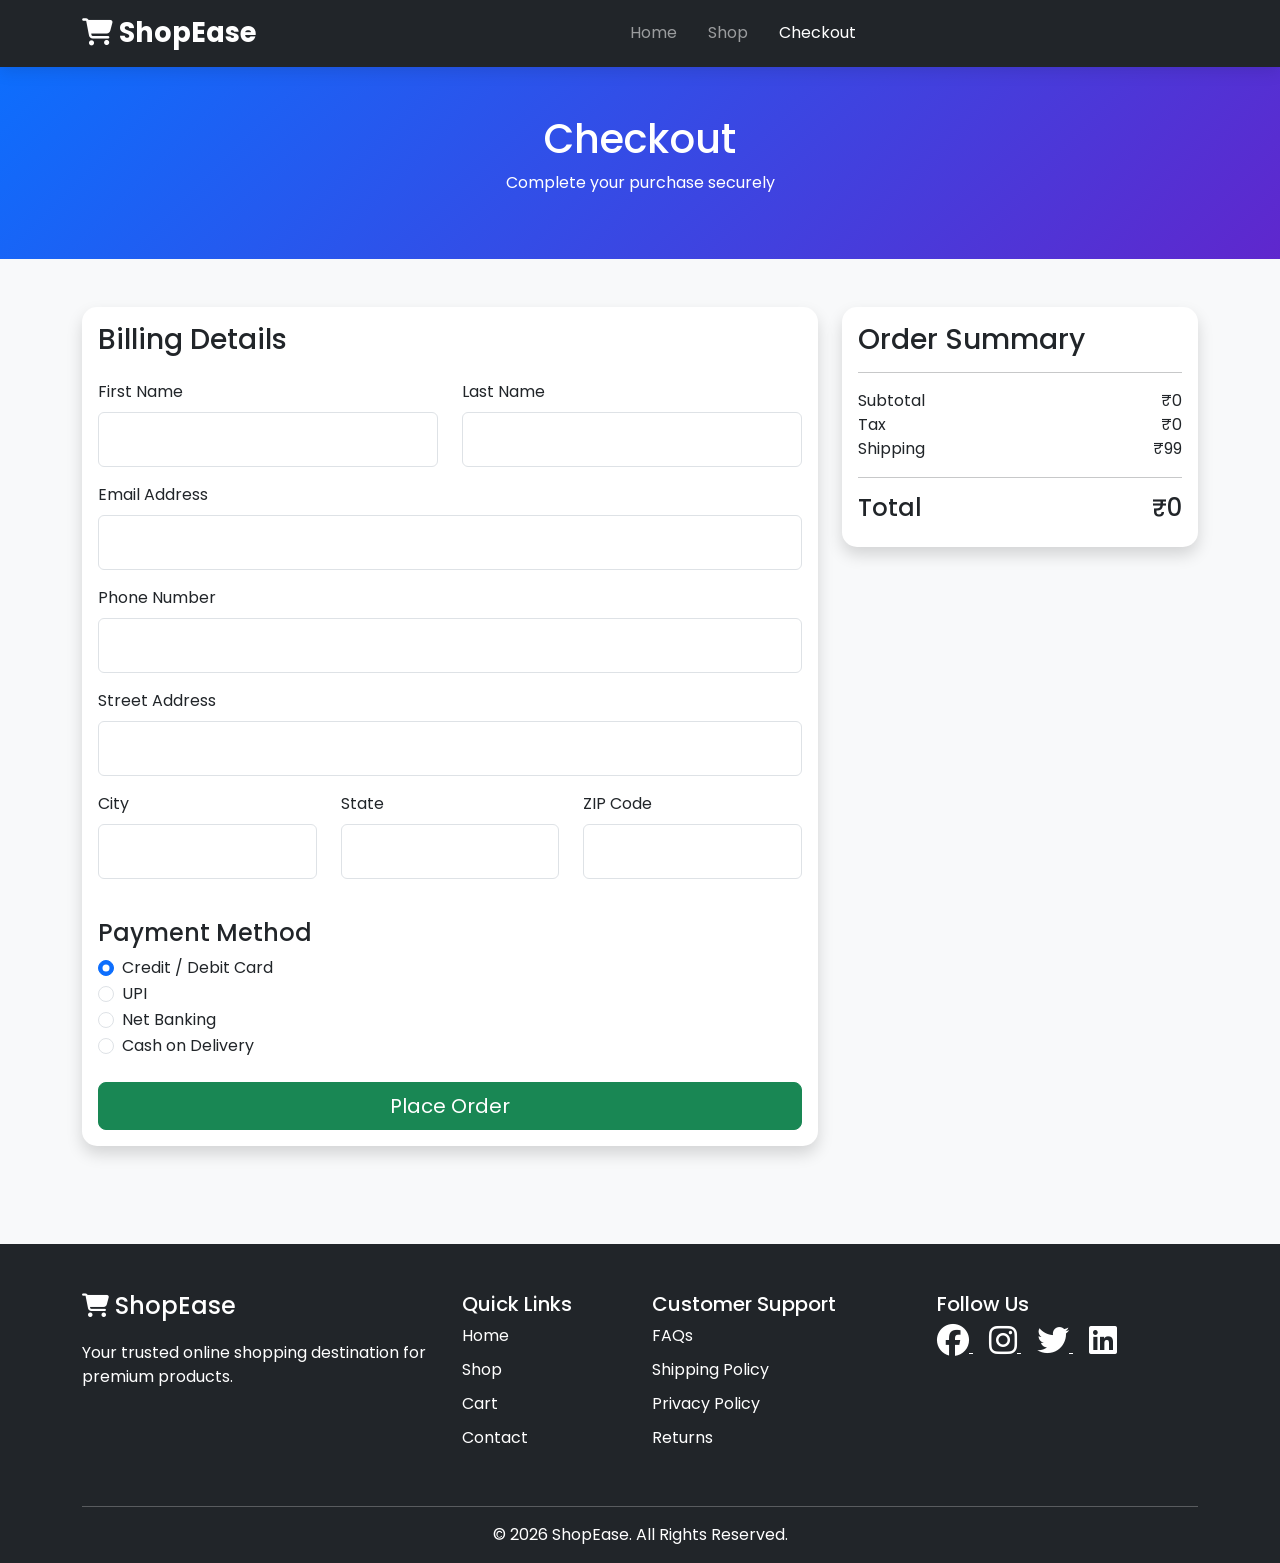
<file: checkout.html>
<!DOCTYPE html>
<html lang="en">

<head>

<meta charset="UTF-8">
<meta name="viewport" content="width=device-width, initial-scale=1.0">

<title>ShopEase | Checkout</title>

<!-- Bootstrap -->

<link href="https://cdn.jsdelivr.net/npm/bootstrap@5.3.3/dist/css/bootstrap.min.css" rel="stylesheet">

<!-- Font Awesome -->

<link rel="stylesheet"
href="https://cdnjs.cloudflare.com/ajax/libs/font-awesome/6.5.2/css/all.min.css">

<!-- CSS -->

<link rel="stylesheet" href="css/style.css">
<link rel="stylesheet" href="css/responsive.css">

</head>

<body>

<!-- ===========================
Navbar
=========================== -->

<nav class="navbar navbar-expand-lg navbar-dark bg-dark sticky-top">

<div class="container">

<a class="navbar-brand fw-bold" href="index.html">

<i class="fa-solid fa-cart-shopping"></i>

ShopEase

</a>

<button class="navbar-toggler"
data-bs-toggle="collapse"
data-bs-target="#navbarNav">

<span class="navbar-toggler-icon"></span>

</button>

<div class="collapse navbar-collapse"
id="navbarNav">

<ul class="navbar-nav mx-auto">

<li class="nav-item">

<a class="nav-link" href="index.html">

Home

</a>

</li>

<li class="nav-item">

<a class="nav-link" href="shop.html">

Shop

</a>

</li>

<li class="nav-item">

<a class="nav-link active" href="checkout.html">

Checkout

</a>

</li>

</ul>

</div>

</div>

</nav>

<!-- ===========================
Page Header
=========================== -->

<section class="bg-primary text-white py-5">

<div class="container text-center">

<h1>

Checkout

</h1>

<p>

Complete your purchase securely

</p>

</div>

</section>

<!-- ===========================
Checkout Form
=========================== -->

<section class="container py-5">

<div class="row">

<!-- Billing Details -->

<div class="col-lg-8">

<div class="card shadow">

<div class="card-body">

<h3 class="mb-4">

Billing Details

</h3>

<form id="checkoutForm">

<div class="row">

<div class="col-md-6 mb-3">

<label class="form-label">

First Name

</label>

<input
type="text"
class="form-control"
required>

</div>

<div class="col-md-6 mb-3">

<label class="form-label">

Last Name

</label>

<input
type="text"
class="form-control"
required>

</div>

</div>

<div class="mb-3">

<label class="form-label">

Email Address

</label>

<input
type="email"
class="form-control"
required>

</div>

<div class="mb-3">

<label class="form-label">

Phone Number

</label>

<input
type="tel"
class="form-control"
required>

</div>

<div class="mb-3">

<label class="form-label">

Street Address

</label>

<input
type="text"
class="form-control"
required>

</div>

<div class="row">

<div class="col-md-4 mb-3">

<label class="form-label">

City

</label>

<input
type="text"
class="form-control"
required>

</div>

<div class="col-md-4 mb-3">

<label class="form-label">

State

</label>

<input
type="text"
class="form-control"
required>

</div>

<div class="col-md-4 mb-3">

<label class="form-label">

ZIP Code

</label>

<input
type="text"
class="form-control"
required>

</div>

</div>

<h4 class="mt-4">

Payment Method

</h4>

<div class="form-check">

<input
class="form-check-input"
type="radio"
name="payment"
checked>

<label class="form-check-label">

Credit / Debit Card

</label>

</div>

<div class="form-check">

<input
class="form-check-input"
type="radio"
name="payment">

<label class="form-check-label">

UPI

</label>

</div>

<div class="form-check">

<input
class="form-check-input"
type="radio"
name="payment">

<label class="form-check-label">

Net Banking

</label>

</div>

<div class="form-check mb-4">

<input
class="form-check-input"
type="radio"
name="payment">

<label class="form-check-label">

Cash on Delivery

</label>

</div>

<button
type="submit"
class="btn btn-success btn-lg w-100">

Place Order

</button>

</form>

</div>

</div>

</div>

<!-- Order Summary -->

<div class="col-lg-4">

<div class="card shadow">

<div class="card-body">

<h3>

Order Summary

</h3>

<hr>

<div class="d-flex justify-content-between">

<span>

Subtotal

</span>

<span id="subtotal">

₹0

</span>

</div>

<div class="d-flex justify-content-between">

<span>

Tax

</span>

<span id="tax">

₹0

</span>

</div>

<div class="d-flex justify-content-between">

<span>

Shipping

</span>

<span id="shipping">

₹99

</span>

</div>

<hr>

<div class="d-flex justify-content-between">

<h4>

Total

</h4>

<h4 id="grand-total">

₹0

</h4>

</div>

</div>

</div>

</div>

</div>

</section>
<!-- ===========================
Order Success Modal
=========================== -->

<div class="modal fade" id="successModal" tabindex="-1">

<div class="modal-dialog modal-dialog-centered">

<div class="modal-content">

<div class="modal-header bg-success text-white">

<h5 class="modal-title">

Order Confirmed

</h5>

<button
class="btn-close btn-close-white"
data-bs-dismiss="modal">

</button>

</div>

<div class="modal-body text-center">

<i class="fa-solid fa-circle-check text-success fa-5x mb-3"></i>

<h3>

Thank You!

</h3>

<p>

Your order has been placed successfully.

</p>

<p>

Your products will be delivered within 3-5 business days.

</p>

</div>

<div class="modal-footer">

<a href="index.html"

class="btn btn-success">

Continue Shopping

</a>

</div>

</div>

</div>

</div>

<!-- ===========================
Footer
=========================== -->

<footer class="bg-dark text-white pt-5 pb-3">

<div class="container">

<div class="row">

<div class="col-lg-4 mb-4">

<h4>

<i class="fa-solid fa-cart-shopping"></i>

ShopEase

</h4>

<p>

Your trusted online shopping destination for premium products.

</p>

</div>

<div class="col-lg-2 mb-4">

<h5>

Quick Links

</h5>

<ul class="list-unstyled">

<li><a href="index.html"
class="text-white text-decoration-none">

Home

</a></li>

<li><a href="shop.html"
class="text-white text-decoration-none">

Shop

</a></li>

<li><a href="cart.html"
class="text-white text-decoration-none">

Cart

</a></li>

<li><a href="contact.html"
class="text-white text-decoration-none">

Contact

</a></li>

</ul>

</div>

<div class="col-lg-3 mb-4">

<h5>

Customer Support

</h5>

<ul class="list-unstyled">

<li>FAQs</li>

<li>Shipping Policy</li>

<li>Privacy Policy</li>

<li>Returns</li>

</ul>

</div>

<div class="col-lg-3 mb-4">

<h5>

Follow Us

</h5>

<a href="#" class="text-white me-3">

<i class="fab fa-facebook fa-2x"></i>

</a>

<a href="#" class="text-white me-3">

<i class="fab fa-instagram fa-2x"></i>

</a>

<a href="#" class="text-white me-3">

<i class="fab fa-twitter fa-2x"></i>

</a>

<a href="#" class="text-white">

<i class="fab fa-linkedin fa-2x"></i>

</a>

</div>

</div>

<hr>

<div class="text-center">

<p class="mb-0">

© 2026 ShopEase. All Rights Reserved.

</p>

</div>

</div>

</footer>

<!-- Bootstrap JS -->

<script src="https://cdn.jsdelivr.net/npm/bootstrap@5.3.3/dist/js/bootstrap.bundle.min.js"></script>

<!-- Project Scripts -->

<script src="js/products.js"></script>
<script src="js/cart.js"></script>
<script src="js/script.js"></script>

<script>

// =============================
// Load Order Summary
// =============================

document.addEventListener("DOMContentLoaded", () => {

    displayCart();

    updateCartCount();

});

// =============================
// Checkout Form
// =============================

const form = document.getElementById("checkoutForm");

form.addEventListener("submit", function(e){

    e.preventDefault();

    let cart = JSON.parse(localStorage.getItem("cart")) || [];

    if(cart.length===0){

        alert("Your cart is empty.");

        return;

    }

    // Show Success Modal

    const successModal = new bootstrap.Modal(

        document.getElementById("successModal")

    );

    successModal.show();

    // Clear Cart

    localStorage.removeItem("cart");

    updateCartCount();

});

</script>

</body>

</html>
</file>
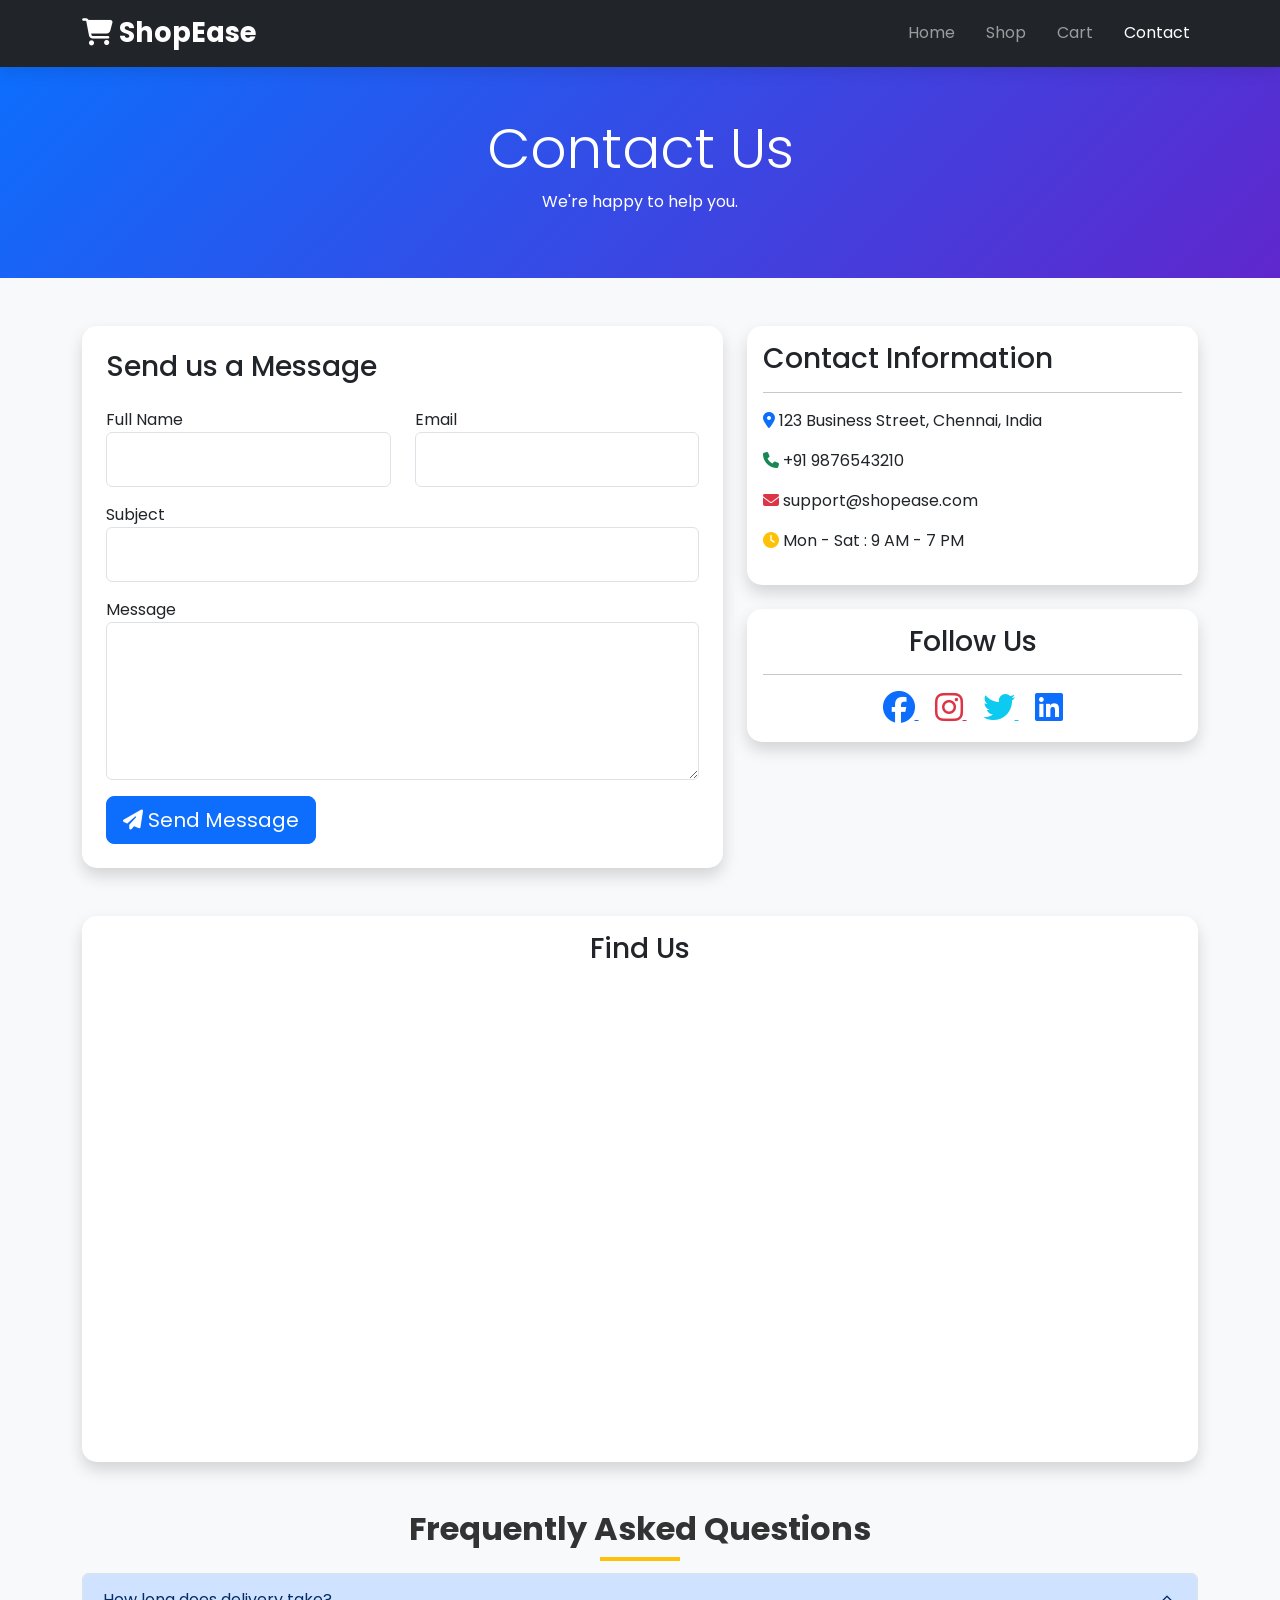
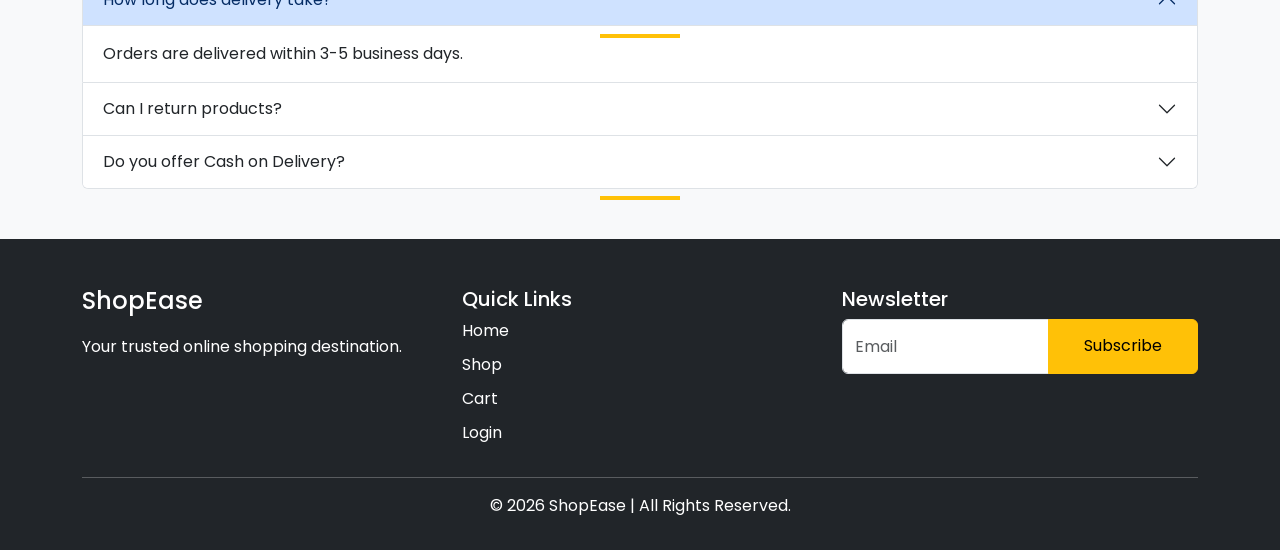
<file: contact.html>
<!DOCTYPE html>
<html lang="en">

<head>

<meta charset="UTF-8">

<meta name="viewport" content="width=device-width, initial-scale=1.0">

<title>ShopEase | Contact Us</title>

<link href="https://cdn.jsdelivr.net/npm/bootstrap@5.3.3/dist/css/bootstrap.min.css" rel="stylesheet">

<link rel="stylesheet"
href="https://cdnjs.cloudflare.com/ajax/libs/font-awesome/6.5.2/css/all.min.css">

<link rel="stylesheet" href="css/style.css">

<link rel="stylesheet" href="css/responsive.css">

</head>

<body>

<!-- ================= Navbar ================= -->

<nav class="navbar navbar-expand-lg navbar-dark bg-dark sticky-top">

<div class="container">

<a class="navbar-brand fw-bold" href="index.html">

<i class="fa-solid fa-cart-shopping"></i>

ShopEase

</a>

<button class="navbar-toggler"

data-bs-toggle="collapse"

data-bs-target="#navbar">

<span class="navbar-toggler-icon"></span>

</button>

<div class="collapse navbar-collapse"

id="navbar">

<ul class="navbar-nav ms-auto">

<li class="nav-item">

<a class="nav-link"

href="index.html">

Home

</a>

</li>

<li class="nav-item">

<a class="nav-link"

href="shop.html">

Shop

</a>

</li>

<li class="nav-item">

<a class="nav-link"

href="cart.html">

Cart

</a>

</li>

<li class="nav-item">

<a class="nav-link active"

href="contact.html">

Contact

</a>

</li>

</ul>

</div>

</div>

</nav>

<!-- ================= Hero ================= -->

<section class="bg-primary text-white text-center py-5">

<div class="container">

<h1 class="display-4">

Contact Us

</h1>

<p>

We're happy to help you.

</p>

</div>

</section>

<!-- ================= Contact ================= -->

<section class="container py-5">

<div class="row">

<!-- Contact Form -->

<div class="col-lg-7">

<div class="card shadow border-0">

<div class="card-body p-4">

<h3 class="mb-4">

Send us a Message

</h3>

<form id="contactForm">

<div class="row">

<div class="col-md-6 mb-3">

<label>

Full Name

</label>

<input

type="text"

class="form-control"

required>

</div>

<div class="col-md-6 mb-3">

<label>

Email

</label>

<input

type="email"

class="form-control"

required>

</div>

</div>

<div class="mb-3">

<label>

Subject

</label>

<input

type="text"

class="form-control"

required>

</div>

<div class="mb-3">

<label>

Message

</label>

<textarea

rows="6"

class="form-control"

required>

</textarea>

</div>

<button

class="btn btn-primary btn-lg"

type="submit">

<i class="fa-solid fa-paper-plane"></i>

Send Message

</button>

</form>

</div>

</div>

</div>

<!-- Contact Information -->

<div class="col-lg-5">

<div class="card shadow border-0 mb-4">

<div class="card-body">

<h3>

Contact Information

</h3>

<hr>

<p>

<i class="fa-solid fa-location-dot text-primary"></i>

123 Business Street, Chennai, India

</p>

<p>

<i class="fa-solid fa-phone text-success"></i>

+91 9876543210

</p>

<p>

<i class="fa-solid fa-envelope text-danger"></i>

support@shopease.com

</p>

<p>

<i class="fa-solid fa-clock text-warning"></i>

Mon - Sat : 9 AM - 7 PM

</p>

</div>

</div>

<!-- Social -->

<div class="card shadow border-0">

<div class="card-body text-center">

<h3>

Follow Us

</h3>

<hr>

<a href="#" class="text-primary me-3">

<i class="fab fa-facebook fa-2x"></i>

</a>

<a href="#" class="text-danger me-3">

<i class="fab fa-instagram fa-2x"></i>

</a>

<a href="#" class="text-info me-3">

<i class="fab fa-twitter fa-2x"></i>

</a>

<a href="#" class="text-primary">

<i class="fab fa-linkedin fa-2x"></i>

</a>

</div>

</div>

</div>

</div>

</section>

<!-- ================= Map ================= -->

<section class="container mb-5">

<div class="card shadow border-0">

<div class="card-body">

<h3 class="text-center mb-4">

Find Us

</h3>

<iframe

src="https://www.google.com/maps/embed?pb=!1m18!1m12!1m3!1d3916.196737347881!2d79.844!3d11.9416"

width="100%"

height="450"

style="border:0;"

loading="lazy">

</iframe>

</div>

</div>

</section>

<!-- ================= FAQ ================= -->

<section class="container mb-5">

<h2 class="text-center mb-4">

Frequently Asked Questions

</h2>

<div class="accordion" id="faq">

<div class="accordion-item">

<h2 class="accordion-header">

<button

class="accordion-button"

data-bs-toggle="collapse"

data-bs-target="#one">

How long does delivery take?

</button>

</h2>

<div id="one"

class="accordion-collapse collapse show">

<div class="accordion-body">

Orders are delivered within 3-5 business days.

</div>

</div>

</div>

<div class="accordion-item">

<h2 class="accordion-header">

<button

class="accordion-button collapsed"

data-bs-toggle="collapse"

data-bs-target="#two">

Can I return products?

</button>

</h2>

<div id="two"

class="accordion-collapse collapse">

<div class="accordion-body">

Yes. Returns are accepted within 7 days.

</div>

</div>

</div>

<div class="accordion-item">

<h2 class="accordion-header">

<button

class="accordion-button collapsed"

data-bs-toggle="collapse"

data-bs-target="#three">

Do you offer Cash on Delivery?

</button>

</h2>

<div id="three"

class="accordion-collapse collapse">

<div class="accordion-body">

Yes, Cash on Delivery is available.

</div>

</div>

</div>

</div>

</section>

<!-- ================= Footer ================= -->

<footer class="bg-dark text-white pt-5 pb-3">

<div class="container">

<div class="row">

<div class="col-lg-4">

<h4>

ShopEase

</h4>

<p>

Your trusted online shopping destination.

</p>

</div>

<div class="col-lg-4">

<h5>

Quick Links

</h5>

<ul class="list-unstyled">

<li><a href="index.html" class="text-white text-decoration-none">Home</a></li>

<li><a href="shop.html" class="text-white text-decoration-none">Shop</a></li>

<li><a href="cart.html" class="text-white text-decoration-none">Cart</a></li>

<li><a href="login.html" class="text-white text-decoration-none">Login</a></li>

</ul>

</div>

<div class="col-lg-4">

<h5>

Newsletter

</h5>

<div class="input-group">

<input

type="email"

class="form-control"

placeholder="Email">

<button

class="btn btn-warning">

Subscribe

</button>

</div>

</div>

</div>

<hr>

<div class="text-center">

<p>

© 2026 ShopEase | All Rights Reserved.

</p>

</div>

</div>

</footer>

<!-- Bootstrap -->

<script src="https://cdn.jsdelivr.net/npm/bootstrap@5.3.3/dist/js/bootstrap.bundle.min.js"></script>

<script>

document.getElementById("contactForm")

.addEventListener("submit",(e)=>{

e.preventDefault();

alert("Thank you! Your message has been sent successfully.");

document.getElementById("contactForm").reset();

});

</script>

</body>

</html>
</file>
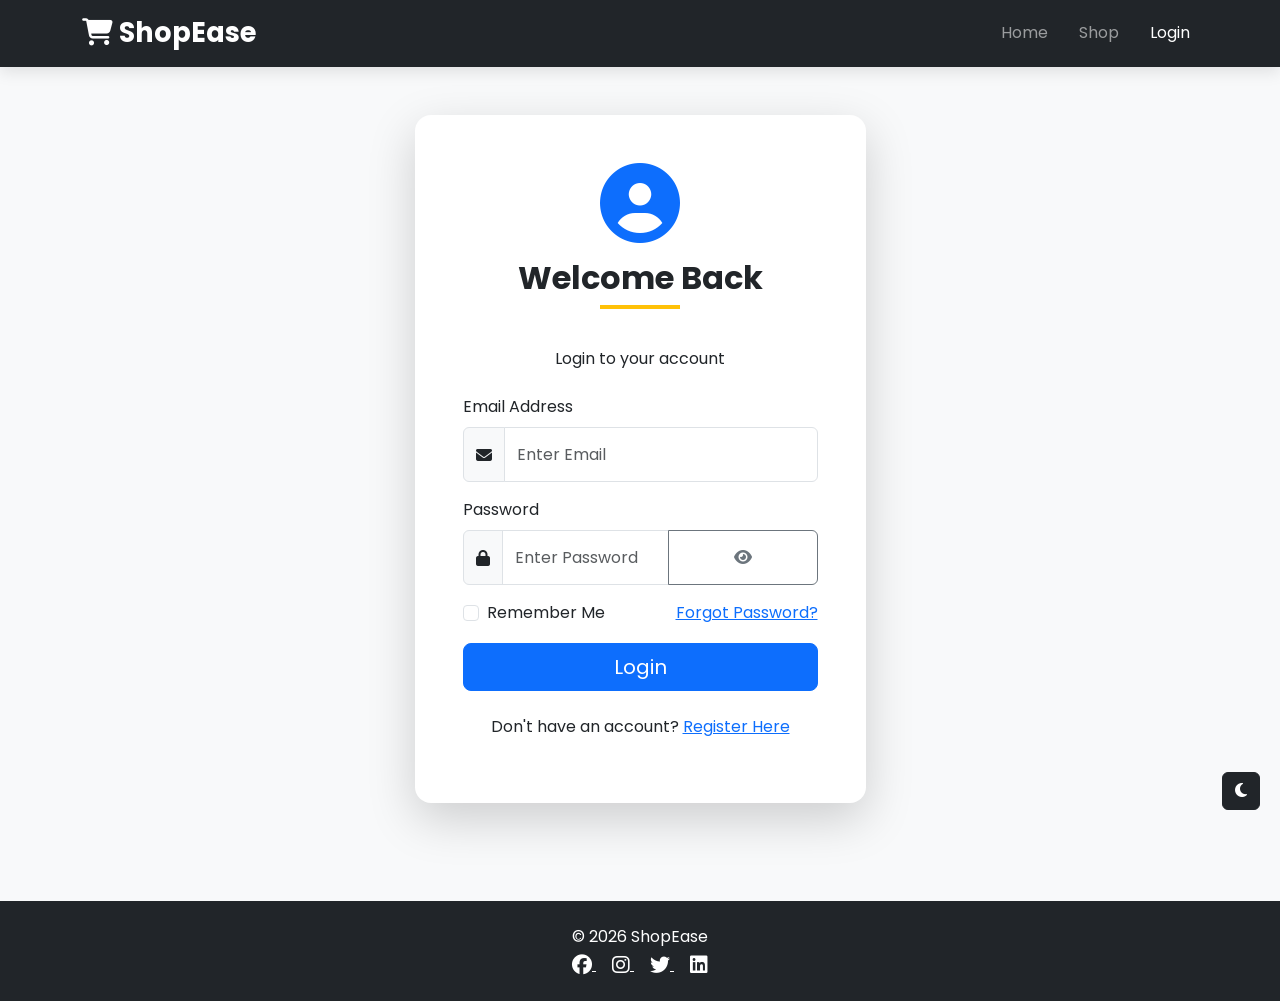
<file: login.html>
<!DOCTYPE html>
<html lang="en">

<head>

<meta charset="UTF-8">

<meta name="viewport"
content="width=device-width, initial-scale=1.0">

<title>ShopEase | Login</title>

<link href="https://cdn.jsdelivr.net/npm/bootstrap@5.3.3/dist/css/bootstrap.min.css"
rel="stylesheet">

<link rel="stylesheet"
href="https://cdnjs.cloudflare.com/ajax/libs/font-awesome/6.5.2/css/all.min.css">

<link rel="stylesheet"
href="css/style.css">

<link rel="stylesheet"
href="css/responsive.css">

</head>

<body>

<!-- Navbar -->

<nav class="navbar navbar-expand-lg navbar-dark bg-dark">

<div class="container">

<a class="navbar-brand fw-bold"
href="index.html">

<i class="fa-solid fa-cart-shopping"></i>

ShopEase

</a>

<button
class="navbar-toggler"
data-bs-toggle="collapse"
data-bs-target="#navbar">

<span class="navbar-toggler-icon"></span>

</button>

<div class="collapse navbar-collapse"
id="navbar">

<ul class="navbar-nav ms-auto">

<li class="nav-item">

<a class="nav-link"
href="index.html">

Home

</a>

</li>

<li class="nav-item">

<a class="nav-link"
href="shop.html">

Shop

</a>

</li>

<li class="nav-item">

<a class="nav-link active"
href="login.html">

Login

</a>

</li>

</ul>

</div>

</div>

</nav>

<!-- Login Section -->

<section class="py-5 bg-light">

<div class="container">

<div class="row justify-content-center">

<div class="col-lg-5">

<div class="card shadow-lg border-0 rounded-4">

<div class="card-body p-5">

<div class="text-center mb-4">

<i class="fa-solid fa-user-circle fa-5x text-primary"></i>

<h2 class="mt-3">

Welcome Back

</h2>

<p>

Login to your account

</p>

</div>

<form id="loginForm">

<div class="mb-3">

<label class="form-label">

Email Address

</label>

<div class="input-group">

<span class="input-group-text">

<i class="fa-solid fa-envelope"></i>

</span>

<input
type="email"
class="form-control"
placeholder="Enter Email"
required>

</div>

</div>

<div class="mb-3">

<label class="form-label">

Password

</label>

<div class="input-group">

<span class="input-group-text">

<i class="fa-solid fa-lock"></i>

</span>

<input
type="password"
id="password"
class="form-control"
placeholder="Enter Password"
required>

<button
class="btn btn-outline-secondary"
type="button"
id="togglePassword">

<i class="fa-solid fa-eye"></i>

</button>

</div>

</div>

<div class="d-flex justify-content-between mb-3">

<div class="form-check">

<input
type="checkbox"
class="form-check-input">

<label class="form-check-label">

Remember Me

</label>

</div>

<a href="#">

Forgot Password?

</a>

</div>

<button
class="btn btn-primary w-100 btn-lg"
type="submit">

Login

</button>

<div class="text-center mt-4">

<p>

Don't have an account?

<a href="register.html">

Register Here

</a>

</p>

</div>

</form>

</div>

</div>

</div>

</div>

</div>

</section>
<!-- Footer -->

<footer class="bg-dark text-white text-center py-4">

<div class="container">

<p class="mb-1">

© 2026 ShopEase

</p>

<div>

<a href="#" class="text-white me-3">

<i class="fab fa-facebook fa-lg"></i>

</a>

<a href="#" class="text-white me-3">

<i class="fab fa-instagram fa-lg"></i>

</a>

<a href="#" class="text-white me-3">

<i class="fab fa-twitter fa-lg"></i>

</a>

<a href="#" class="text-white">

<i class="fab fa-linkedin fa-lg"></i>

</a>

</div>

</div>

</footer>

<!-- Bootstrap -->

<script src="https://cdn.jsdelivr.net/npm/bootstrap@5.3.3/dist/js/bootstrap.bundle.min.js"></script>

<script src="js/script.js"></script>

<script>

// Password Show/Hide

const togglePassword = document.getElementById("togglePassword");

const password = document.getElementById("password");

togglePassword.addEventListener("click", () => {

if(password.type === "password"){

password.type = "text";

togglePassword.innerHTML = '<i class="fa-solid fa-eye-slash"></i>';

}else{

password.type = "password";

togglePassword.innerHTML = '<i class="fa-solid fa-eye"></i>';

}

});

// Login

document.getElementById("loginForm")

.addEventListener("submit", function(e){

e.preventDefault();

alert("Login Successful!");

window.location.href="index.html";

});

</script>

</body>

</html>
</file>
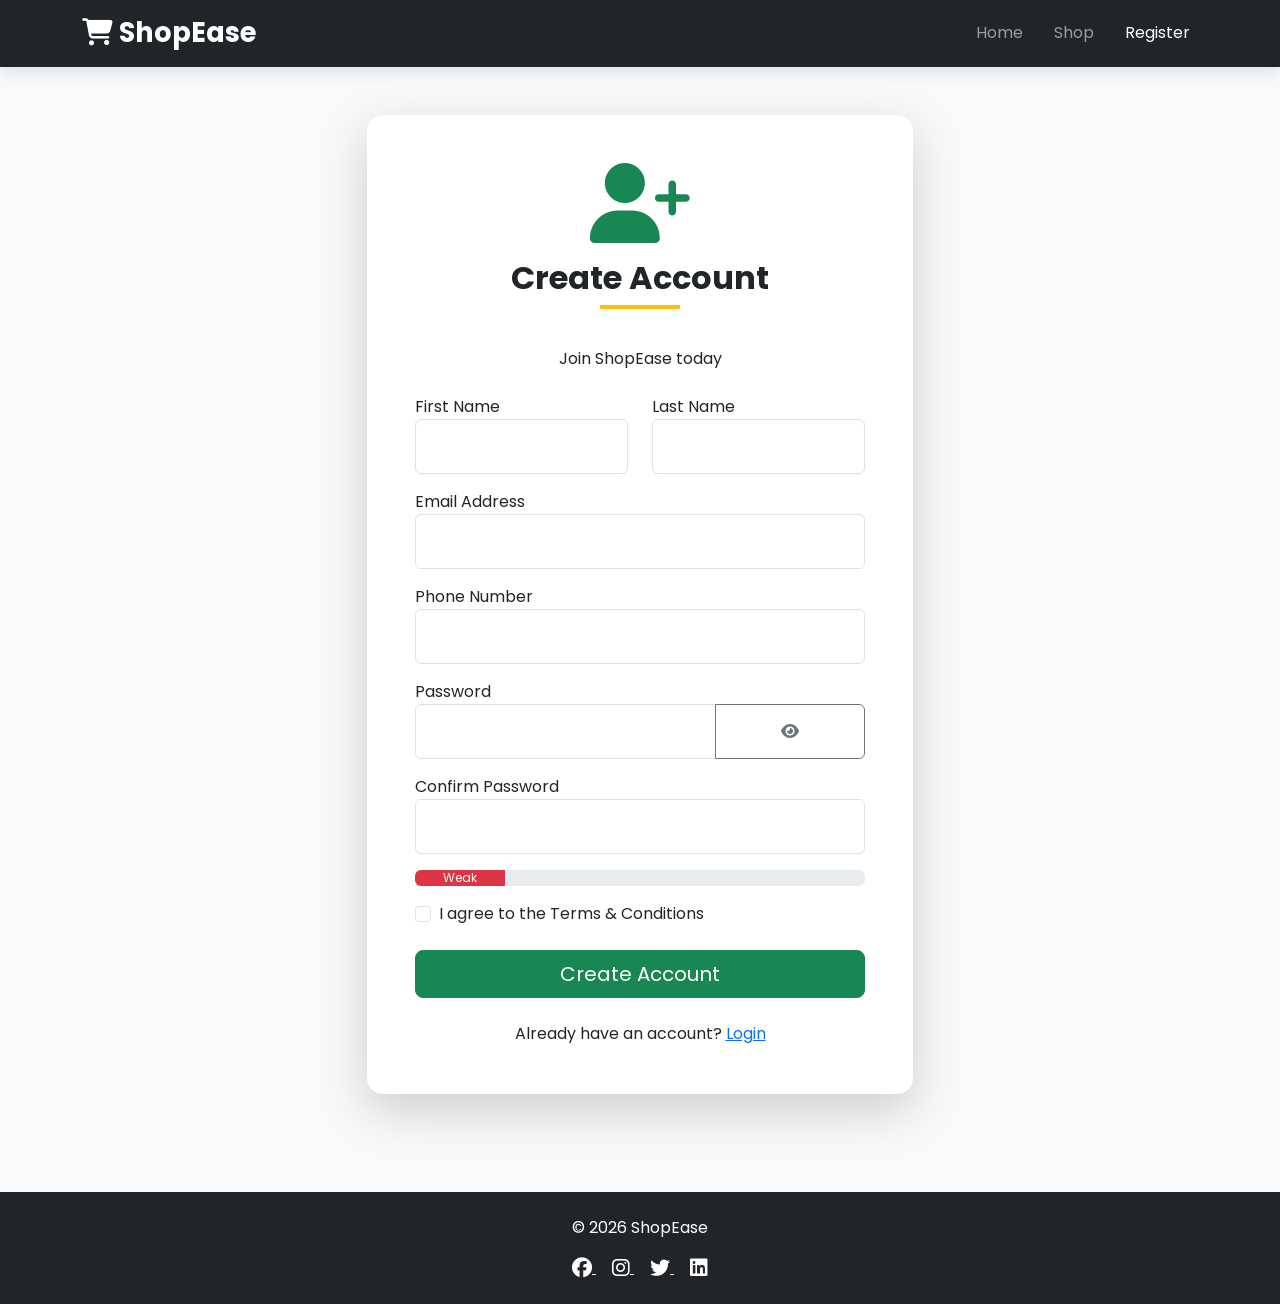
<file: register.html>
<!DOCTYPE html>
<html lang="en">

<head>

<meta charset="UTF-8">

<meta name="viewport" content="width=device-width, initial-scale=1.0">

<title>ShopEase | Register</title>

<link href="https://cdn.jsdelivr.net/npm/bootstrap@5.3.3/dist/css/bootstrap.min.css" rel="stylesheet">

<link rel="stylesheet"
href="https://cdnjs.cloudflare.com/ajax/libs/font-awesome/6.5.2/css/all.min.css">

<link rel="stylesheet" href="css/style.css">

<link rel="stylesheet" href="css/responsive.css">

</head>

<body>

<!-- Navbar -->

<nav class="navbar navbar-expand-lg navbar-dark bg-dark">

<div class="container">

<a class="navbar-brand fw-bold" href="index.html">

<i class="fa-solid fa-cart-shopping"></i>

ShopEase

</a>

<button class="navbar-toggler"
data-bs-toggle="collapse"
data-bs-target="#navbar">

<span class="navbar-toggler-icon"></span>

</button>

<div class="collapse navbar-collapse" id="navbar">

<ul class="navbar-nav ms-auto">

<li class="nav-item">

<a class="nav-link" href="index.html">Home</a>

</li>

<li class="nav-item">

<a class="nav-link" href="shop.html">Shop</a>

</li>

<li class="nav-item">

<a class="nav-link active" href="register.html">

Register

</a>

</li>

</ul>

</div>

</div>

</nav>

<!-- Register -->

<section class="py-5 bg-light">

<div class="container">

<div class="row justify-content-center">

<div class="col-lg-6">

<div class="card shadow-lg border-0 rounded-4">

<div class="card-body p-5">

<div class="text-center mb-4">

<i class="fa-solid fa-user-plus fa-5x text-success"></i>

<h2 class="mt-3">

Create Account

</h2>

<p>

Join ShopEase today

</p>

</div>

<form id="registerForm">

<div class="row">

<div class="col-md-6 mb-3">

<label>

First Name

</label>

<input
type="text"
class="form-control"
required>

</div>

<div class="col-md-6 mb-3">

<label>

Last Name

</label>

<input
type="text"
class="form-control"
required>

</div>

</div>

<div class="mb-3">

<label>

Email Address

</label>

<input
type="email"
class="form-control"
required>

</div>

<div class="mb-3">

<label>

Phone Number

</label>

<input
type="tel"
class="form-control"
required>

</div>

<div class="mb-3">

<label>

Password

</label>

<div class="input-group">

<input
type="password"
id="password"
class="form-control"
required>

<button
class="btn btn-outline-secondary"
type="button"
id="togglePassword">

<i class="fa-solid fa-eye"></i>

</button>

</div>

</div>

<div class="mb-3">

<label>

Confirm Password

</label>

<input
type="password"
id="confirmPassword"
class="form-control"
required>

</div>

<div class="progress mb-3">

<div
id="strengthBar"
class="progress-bar bg-danger"
style="width:20%;">

Weak

</div>

</div>

<div class="form-check mb-4">

<input
type="checkbox"
class="form-check-input"
required>

<label class="form-check-label">

I agree to the Terms & Conditions

</label>

</div>

<button
class="btn btn-success btn-lg w-100"
type="submit">

Create Account

</button>

<div class="text-center mt-4">

Already have an account?

<a href="login.html">

Login

</a>

</div>

</form>

</div>

</div>

</div>

</div>

</div>

</section>

<!-- Footer -->

<footer class="bg-dark text-white text-center py-4">

<div class="container">

<p>

© 2026 ShopEase

</p>

<div>

<a href="#" class="text-white me-3">

<i class="fab fa-facebook fa-lg"></i>

</a>

<a href="#" class="text-white me-3">

<i class="fab fa-instagram fa-lg"></i>

</a>

<a href="#" class="text-white me-3">

<i class="fab fa-twitter fa-lg"></i>

</a>

<a href="#" class="text-white">

<i class="fab fa-linkedin fa-lg"></i>

</a>

</div>

</div>

</footer>

<script src="https://cdn.jsdelivr.net/npm/bootstrap@5.3.3/dist/js/bootstrap.bundle.min.js"></script>

<script>

// Show Password

const togglePassword=document.getElementById("togglePassword");

const password=document.getElementById("password");

togglePassword.onclick=()=>{

if(password.type==="password"){

password.type="text";

togglePassword.innerHTML='<i class="fa-solid fa-eye-slash"></i>';

}

else{

password.type="password";

togglePassword.innerHTML='<i class="fa-solid fa-eye"></i>';

}

};

// Password Strength

password.addEventListener("keyup",()=>{

const value=password.value;

const bar=document.getElementById("strengthBar");

if(value.length<6){

bar.style.width="25%";

bar.className="progress-bar bg-danger";

bar.innerHTML="Weak";

}

else if(value.length<10){

bar.style.width="60%";

bar.className="progress-bar bg-warning";

bar.innerHTML="Medium";

}

else{

bar.style.width="100%";

bar.className="progress-bar bg-success";

bar.innerHTML="Strong";

}

});

// Register

document.getElementById("registerForm")

.addEventListener("submit",(e)=>{

e.preventDefault();

const pass=password.value;

const confirm=document.getElementById("confirmPassword").value;

if(pass!==confirm){

alert("Passwords do not match");

return;

}

alert("Registration Successful!");

window.location.href="login.html";

});

</script>

</body>

</html>
</file>
<file: css/style.css>
/* ===========================
   Google Font
=========================== */
@import url('https://fonts.googleapis.com/css2?family=Poppins:wght@300;400;500;600;700&display=swap');

*{
    margin:0;
    padding:0;
    box-sizing:border-box;
    font-family:'Poppins',sans-serif;
    scroll-behavior:smooth;
}

body{
    background:#f8f9fa;
    color:#333;
}

/* ===========================
   Navbar
=========================== */

.navbar{
    box-shadow:0 5px 15px rgba(0,0,0,.1);
}

.navbar-brand{
    font-size:1.7rem;
    font-weight:700;
}

.nav-link{
    margin-left:15px;
    transition:.3s;
}

.nav-link:hover{
    color:#ffc107!important;
}

/* ===========================
   Hero Carousel
=========================== */

.carousel-item img{
    height:600px;
    object-fit:cover;
    filter:brightness(55%);
}

.carousel-caption{
    bottom:25%;
}

.carousel-caption h1{
    font-size:55px;
    font-weight:bold;
}

.carousel-caption p{
    font-size:20px;
}

.carousel-caption .btn{
    margin-top:15px;
    padding:12px 35px;
    border-radius:30px;
}

/* ===========================
   Category Cards
=========================== */

.card{
    border:none;
    transition:.4s;
    border-radius:15px;
}

.card:hover{
    transform:translateY(-8px);
    box-shadow:0 10px 25px rgba(0,0,0,.15);
}

.card-body i{
    transition:.3s;
}

.card:hover i{
    transform:scale(1.15);
}

/* ===========================
   Section Titles
=========================== */

section h2{
    font-weight:700;
    position:relative;
    margin-bottom:50px;
}

section h2::after{
    content:'';
    width:80px;
    height:4px;
    background:#ffc107;
    position:absolute;
    left:50%;
    transform:translateX(-50%);
    bottom:-12px;
}

/* ===========================
   Product Cards
=========================== */

.product-card{
    background:#fff;
    border-radius:18px;
    overflow:hidden;
    transition:.4s;
    box-shadow:0 5px 15px rgba(0,0,0,.08);
    margin-bottom:30px;
}

.product-card:hover{
    transform:translateY(-10px);
    box-shadow:0 12px 30px rgba(0,0,0,.15);
}

.product-img{
    height:260px;
    overflow:hidden;
}

.product-img img{
    width:100%;
    height:100%;
    object-fit:cover;
    transition:.4s;
}

.product-card:hover img{
    transform:scale(1.08);
}

.product-content{
    padding:20px;
}

.product-content h5{
    font-weight:600;
}

.price{
    color:#dc3545;
    font-size:22px;
    font-weight:bold;
}

.old-price{
    text-decoration:line-through;
    color:#888;
    margin-left:10px;
}

.rating{
    color:#ffc107;
    margin:10px 0;
}

.product-buttons{
    display:flex;
    justify-content:space-between;
}

.product-buttons .btn{
    border-radius:30px;
}

/* ===========================
   Buttons
=========================== */

.btn-warning{
    transition:.3s;
}

.btn-warning:hover{
    transform:translateY(-2px);
}

.btn-dark:hover{
    transform:translateY(-2px);
}

/* ===========================
   Newsletter
=========================== */

.bg-primary{
    background:linear-gradient(135deg,#0d6efd,#5f27cd)!important;
}

input.form-control{
    height:55px;
}

.input-group .btn{
    width:150px;
}

/* ===========================
   Footer
=========================== */

footer{
    margin-top:50px;
}

footer h4{
    margin-bottom:20px;
}

footer ul li{
    margin-bottom:10px;
}

footer a:hover{
    color:#ffc107!important;
}

footer i{
    transition:.3s;
    cursor:pointer;
}

footer i:hover{
    color:#ffc107;
    transform:scale(1.2);
}

/* ===========================
   Login Form
=========================== */

.login-box{
    max-width:450px;
    margin:auto;
    background:#fff;
    padding:40px;
    border-radius:20px;
    box-shadow:0 10px 25px rgba(0,0,0,.1);
}

/* ===========================
   Contact Form
=========================== */

.contact-box{
    background:#fff;
    padding:40px;
    border-radius:20px;
    box-shadow:0 10px 25px rgba(0,0,0,.1);
}

/* ===========================
   Cart
=========================== */

.cart-item{
    background:#fff;
    border-radius:15px;
    padding:20px;
    margin-bottom:20px;
}

.cart-total{
    background:#fff;
    padding:25px;
    border-radius:15px;
}

/* ===========================
   Checkout
=========================== */

.checkout-box{
    background:#fff;
    padding:30px;
    border-radius:15px;
}

/* ===========================
   Product Detail
=========================== */

.product-image img{
    width:100%;
    border-radius:15px;
}

.product-info{
    padding:20px;
}

/* ===========================
   Search Box
=========================== */

input[type="search"]{
    border-radius:25px;
}

.search-btn{
    border-radius:25px;
}

/* ===========================
   Badges
=========================== */

.badge-sale{
    position:absolute;
    top:15px;
    left:15px;
    background:red;
    color:#fff;
    padding:6px 12px;
    border-radius:20px;
    font-size:13px;
}

/* ===========================
   Cart Counter
=========================== */

#cart-count{
    font-size:12px;
}

/* ===========================
   Scroll Button
=========================== */

#topBtn{
    position:fixed;
    bottom:20px;
    right:20px;
    display:none;
    z-index:999;
    border:none;
    width:50px;
    height:50px;
    border-radius:50%;
    background:#ffc107;
    color:#000;
    font-size:22px;
}

/* ===========================
   Animation
=========================== */

.fade-up{
    animation:fadeUp .8s ease;
}

@keyframes fadeUp{

0%{
opacity:0;
transform:translateY(40px);
}

100%{
opacity:1;
transform:translateY(0);
}

}

/* ===========================
   Utility
=========================== */

.shadow-hover:hover{
    box-shadow:0 15px 35px rgba(0,0,0,.18);
}

.rounded-20{
    border-radius:20px;
}

.text-primary-custom{
    color:#0d6efd;
}

.bg-light-custom{
    background:#f4f6f9;
}
</file>
<file: css/responsive.css>
/* =====================================
        Large Devices (1200px)
====================================== */

@media (max-width:1200px){

.carousel-caption h1{
    font-size:48px;
}

.product-img{
    height:230px;
}

}


/* =====================================
        Laptop (992px)
====================================== */

@media (max-width:992px){

.navbar-nav{
    text-align:center;
    margin-top:15px;
}

.nav-link{
    margin:10px 0;
}

.carousel-item img{
    height:500px;
}

.carousel-caption{
    bottom:18%;
}

.carousel-caption h1{
    font-size:40px;
}

.carousel-caption p{
    font-size:18px;
}

.product-card{
    margin-bottom:25px;
}

footer .col-md-4{
    margin-bottom:30px;
    text-align:center;
}

}


/* =====================================
        Tablet (768px)
====================================== */

@media (max-width:768px){

.carousel-item img{
    height:400px;
}

.carousel-caption{
    bottom:15%;
}

.carousel-caption h1{
    font-size:30px;
}

.carousel-caption p{
    font-size:16px;
}

.carousel-caption .btn{
    padding:10px 25px;
}

section{
    padding:60px 0;
}

section h2{
    font-size:30px;
}

.card{
    margin-bottom:20px;
}

.product-img{
    height:220px;
}

.product-content h5{
    font-size:18px;
}

.price{
    font-size:20px;
}

.product-buttons{
    flex-direction:column;
    gap:10px;
}

.product-buttons .btn{
    width:100%;
}

.login-box,
.contact-box,
.checkout-box{
    padding:25px;
}

.cart-item{
    text-align:center;
}

.cart-item img{
    width:150px;
    margin-bottom:20px;
}

.cart-total{
    margin-top:20px;
}

.input-group{
    flex-direction:column;
}

.input-group input{
    width:100%;
    margin-bottom:10px;
}

.input-group .btn{
    width:100%;
}

footer{
    text-align:center;
}

}


/* =====================================
        Mobile (576px)
====================================== */

@media (max-width:576px){

.navbar-brand{
    font-size:24px;
}

.carousel-item img{
    height:300px;
}

.carousel-caption{
    bottom:12%;
}

.carousel-caption h1{
    font-size:22px;
}

.carousel-caption p{
    display:none;
}

.carousel-caption .btn{
    font-size:14px;
    padding:8px 18px;
}

section h2{
    font-size:26px;
}

.card-body{
    padding:20px;
}

.product-img{
    height:200px;
}

.product-content{
    padding:15px;
}

.price{
    font-size:18px;
}

.old-price{
    display:block;
    margin-left:0;
}

.badge-sale{
    font-size:11px;
}

.login-box,
.contact-box,
.checkout-box{
    padding:20px;
}

.cart-item{
    padding:15px;
}

footer h4{
    font-size:20px;
}

footer p{
    font-size:14px;
}

#topBtn{
    width:45px;
    height:45px;
    font-size:18px;
}

}


/* =====================================
        Small Mobile (400px)
====================================== */

@media (max-width:400px){

.carousel-item img{
    height:250px;
}

.carousel-caption h1{
    font-size:18px;
}

.carousel-caption .btn{
    padding:7px 15px;
    font-size:13px;
}

.navbar-brand{
    font-size:20px;
}

.product-img{
    height:180px;
}

.price{
    font-size:17px;
}

.product-content h5{
    font-size:16px;
}

section h2{
    font-size:24px;
}

footer{
    padding:40px 0;
}

}


/* =====================================
        Landscape Phones
====================================== */

@media (max-height:500px){

.carousel-item img{
    height:100vh;
}

.carousel-caption{
    bottom:10%;
}

.carousel-caption h1{
    font-size:28px;
}

}
</file>
